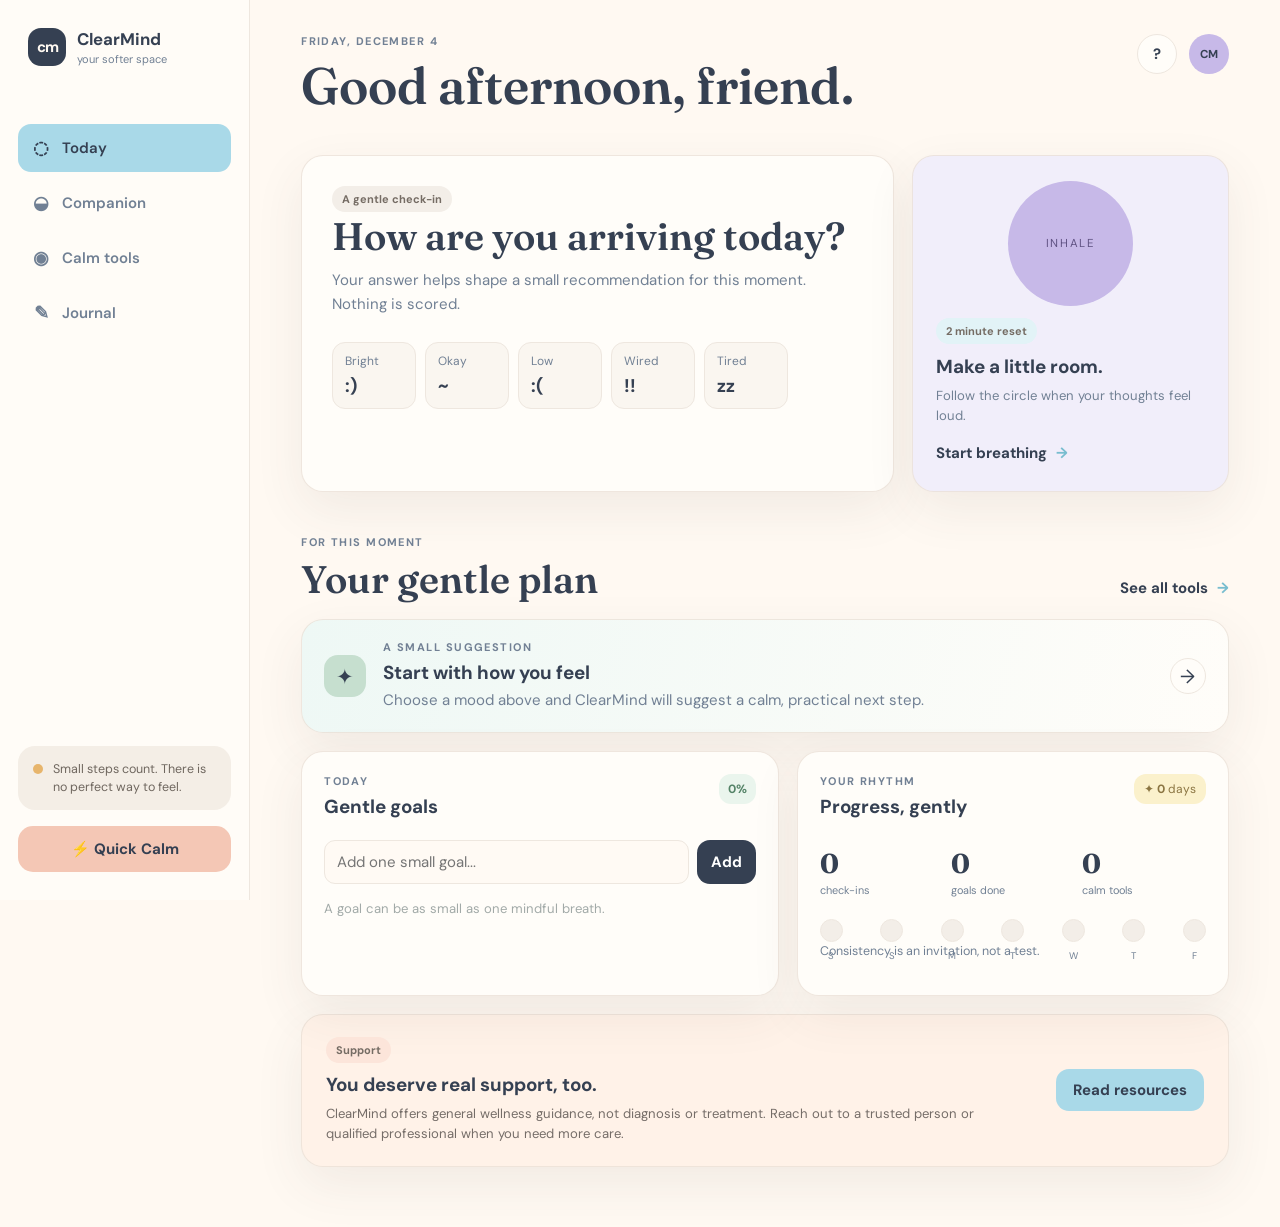
<file: index.html>
<!doctype html>
<html lang="en">
<head>
  <meta charset="utf-8">
  <meta name="viewport" content="width=device-width, initial-scale=1">
  <meta http-equiv="refresh" content="0; url=web/">
  <title>ClearMind</title>
</head>
<body>
  <p>Opening ClearMind...</p>
  <script>window.location.replace('web/');</script>
</body>
</html>
</file>
<file: web/styles.css>
@import url('https://fonts.googleapis.com/css2?family=DM+Sans:wght@400;500;600;700&family=Fraunces:opsz,wght@9..144,600&display=swap');

:root{--cream:#fff9f2;--paper:#fffdf9;--ink:#354052;--muted:#718094;--line:#eee7df;--blue:#a9d9e8;--blue-deep:#78bdcf;--lav:#c7b9e8;--yellow:#f5dea0;--peach:#f4c7b5;--pink:#e9b9c8;--green:#c6dfcf;--shadow:0 18px 50px rgba(74,65,63,.08);--radius:22px}
*{box-sizing:border-box}html{scroll-behavior:smooth}body{margin:0;background:var(--cream);color:var(--ink);font-family:'DM Sans',sans-serif;font-size:15px}button,input,textarea{font:inherit}button{cursor:pointer;border:0;color:inherit}button:focus-visible,input:focus-visible,textarea:focus-visible{outline:3px solid rgba(120,189,207,.45);outline-offset:2px}h1,h2,h3,p{margin-top:0}h1,h2,h3{letter-spacing:0}h1,h2{font-family:'Fraunces',serif;font-weight:600}h1{font-size:clamp(2rem,4vw,3.2rem);margin-bottom:0}h2{font-size:clamp(1.7rem,3vw,2.5rem);margin-bottom:8px}h3{font-size:1.18rem;margin-bottom:7px}.app-shell{display:flex;min-height:100vh}.sidebar{width:250px;flex:0 0 250px;border-right:1px solid var(--line);background:rgba(255,253,249,.72);padding:28px 18px;display:flex;flex-direction:column;position:sticky;top:0;height:100vh}.brand{display:flex;align-items:center;gap:11px;text-decoration:none;color:var(--ink);margin:0 10px 58px}.brand-mark{background:var(--ink);color:var(--cream);width:38px;height:38px;border-radius:13px;display:grid;place-items:center;font-weight:700;letter-spacing:-1px}.brand strong{display:block;font-size:1.05rem}.brand small{display:block;color:var(--muted);font-size:.69rem;margin-top:2px}.primary-nav{display:grid;gap:7px}.nav-item{background:transparent;text-align:left;padding:13px 14px;border-radius:13px;color:var(--muted);font-weight:600;transition:.2s;display:flex;align-items:center;gap:12px}.nav-item span{width:18px;text-align:center;font-size:1.1rem}.nav-item:hover,.nav-item.active{background:var(--blue);color:var(--ink)}.sidebar-note{margin-top:auto;background:#f4eee6;border-radius:17px;padding:14px 15px;display:flex;gap:10px;align-items:flex-start}.sidebar-note p{font-size:.78rem;line-height:1.45;margin:0;color:#6f675f}.sun-dot{width:10px;height:10px;border-radius:50%;background:#e7b56c;flex:0 0 auto;margin-top:4px}.quick-calm{background:var(--peach);border-radius:15px;padding:13px;font-weight:700;transition:.2s}.quick-calm:hover{background:#eaae98;transform:translateY(-2px)}.side-quick{margin-top:16px}.main-content{width:min(1180px,100%);padding:34px clamp(18px,4vw,58px) 60px}.topbar{display:flex;justify-content:space-between;align-items:flex-start;margin-bottom:38px}.eyebrow{text-transform:uppercase;letter-spacing:.13em;font-size:.69rem;color:var(--muted);font-weight:700;margin-bottom:6px}.header-actions{display:flex;gap:12px;align-items:center}.icon-button,.avatar{width:40px;height:40px;border-radius:50%;display:grid;place-items:center}.icon-button{background:var(--paper);border:1px solid var(--line);font-weight:700}.avatar{background:var(--lav);font-size:.72rem;font-weight:700}.view{display:none}.active-view{display:block}.welcome-grid{display:grid;grid-template-columns:minmax(0,1.5fr) minmax(240px,.8fr);gap:18px}.welcome-card,.breathing-orb-card,.panel,.recommendation-card,.support-strip,.tool-card,.chat-panel,.chat-aside{background:var(--paper);border:1px solid rgba(235,225,215,.8);box-shadow:var(--shadow);border-radius:var(--radius)}.welcome-card{padding:30px}.welcome-card h2{max-width:570px}.welcome-copy>p{color:var(--muted);max-width:570px;line-height:1.6}.soft-chip{display:inline-flex;padding:6px 10px;border-radius:30px;background:#f3eee8;color:#756c64;font-size:.69rem;font-weight:700}.blue-chip{background:#e2f3f7}.lavender-chip{background:#eee9fa}.yellow-chip{background:#fbf1cc}.peach-chip{background:#fce5da}.mood-picker{display:flex;flex-wrap:wrap;gap:9px;margin-top:26px}.mood-button{background:#faf6f0;border:1px solid var(--line);border-radius:13px;min-width:84px;padding:10px 12px;display:flex;flex-direction:column;align-items:flex-start;gap:5px;transition:.2s}.mood-button span{font-size:.75rem;color:var(--muted)}.mood-button b{font-size:1.15rem}.mood-button:hover,.mood-button.selected{border-color:var(--blue-deep);background:#eaf7f9;transform:translateY(-2px)}.checkin-followup{display:flex;align-items:center;gap:14px;margin-top:20px;padding-top:18px;border-top:1px solid var(--line);font-size:.82rem;color:var(--muted);flex-wrap:wrap}.checkin-followup input{accent-color:var(--blue-deep);flex:1;min-width:110px}.hidden{display:none!important}.primary-button,.secondary-button{border-radius:13px;padding:11px 17px;font-weight:700;transition:.2s}.primary-button{background:var(--ink);color:white}.primary-button:hover{background:#4d5d72;transform:translateY(-1px)}.secondary-button{background:var(--blue);color:var(--ink)}.secondary-button:hover{background:var(--blue-deep)}.small-button{padding:9px 14px}.breathing-orb-card{padding:23px;display:flex;flex-direction:column;justify-content:space-between;min-height:260px;background:#f1eefa}.breath-orb{width:125px;height:125px;margin:2px auto 12px;border-radius:50%;background:var(--lav);display:grid;place-items:center;color:#605383;font-size:.72rem;text-transform:uppercase;letter-spacing:.14em;animation:breathe 8s ease-in-out infinite}.breathing-orb-card h3{margin-top:10px}.breathing-orb-card p{font-size:.82rem;color:var(--muted);line-height:1.5}.text-button{background:transparent;color:var(--ink);padding:5px 0;font-weight:700;text-align:left}.text-button span{color:var(--blue-deep);padding-left:5px}.section-heading{display:flex;justify-content:space-between;align-items:end;margin:43px 0 16px}.section-heading h2{margin:0}.recommendation-card{padding:20px 22px;display:flex;align-items:center;gap:17px;background:linear-gradient(105deg,#eef8f5,#fffdf9)}.recommendation-icon{width:42px;height:42px;border-radius:14px;background:var(--green);display:grid;place-items:center;font-size:1.3rem;flex:0 0 auto}.recommendation-card h3{margin-bottom:4px}.recommendation-card p:not(.eyebrow){margin:0;color:var(--muted);line-height:1.5}.round-arrow{margin-left:auto;width:36px;height:36px;border-radius:50%;background:var(--paper);border:1px solid var(--line);font-size:1.2rem}.dashboard-grid{display:grid;grid-template-columns:1.05fr .95fr;gap:18px;margin-top:18px}.panel{padding:22px}.panel-heading{display:flex;justify-content:space-between;align-items:flex-start}.panel-heading h3{margin:0}.progress-ring{background:#eaf5ed;color:#548367;padding:7px 9px;border-radius:12px;font-size:.75rem;font-weight:700}.goal-form{display:flex;gap:8px;margin:21px 0 15px}.goal-form input,.journal-editor input,.journal-editor textarea,.chat-form input{border:1px solid var(--line);background:#fffaf4;border-radius:11px;padding:11px 12px;color:var(--ink);width:100%}.goal-list{display:grid;gap:6px}.goal-row{display:flex;align-items:center;gap:9px;padding:8px 0;border-bottom:1px solid #f2ece5;font-size:.86rem}.goal-row button{width:22px;height:22px;border-radius:50%;background:transparent;border:1px solid #c9d8ce;color:#699478}.goal-row.done{color:#91a099;text-decoration:line-through}.empty-state{color:#a2aaa8;font-size:.82rem;line-height:1.5}.streak-badge{background:#fbf1cc;padding:7px 10px;border-radius:12px;color:#8b7542;font-size:.75rem}.stats-row{display:grid;grid-template-columns:repeat(3,1fr);gap:8px;margin:27px 0 22px}.stats-row div{display:grid;gap:3px}.stats-row strong{font-family:'Fraunces',serif;font-size:1.7rem}.stats-row span{font-size:.68rem;color:var(--muted)}.week-dots{display:flex;justify-content:space-between;gap:5px}.week-dots span{width:23px;height:23px;border-radius:50%;background:#f3eee8;border:1px solid var(--line);position:relative}.week-dots span.active{background:var(--blue)}.week-dots span::after{content:attr(data-day);position:absolute;top:29px;left:50%;transform:translateX(-50%);font-size:.6rem;color:var(--muted)}.muted-copy{color:var(--muted);font-size:.78rem;line-height:1.5}.support-strip{margin-top:18px;padding:22px 24px;display:flex;justify-content:space-between;align-items:center;gap:20px;background:#fff2e8}.support-strip h3{margin-top:9px}.support-strip p{margin:0;color:#756d68;line-height:1.5;max-width:700px;font-size:.82rem}.page-intro{margin-bottom:28px}.page-intro p{max-width:640px;color:var(--muted);line-height:1.6}.chat-layout{display:grid;grid-template-columns:minmax(0,1fr) 250px;gap:18px}.chat-panel{padding:20px}.chat-messages{height:430px;overflow:auto;display:flex;flex-direction:column;gap:12px;padding:8px}.message{max-width:78%;padding:12px 14px;border-radius:16px;line-height:1.55;font-size:.88rem}.message.bot{background:#eef7f5;align-self:flex-start;border-bottom-left-radius:4px}.message.user{background:var(--lav);align-self:flex-end;border-bottom-right-radius:4px}.chat-form{display:flex;gap:8px;margin-top:12px}.chat-aside{padding:20px;background:#f4efe9;box-shadow:none}.chat-aside h3{margin-bottom:14px}.suggestion{display:block;text-align:left;width:100%;background:var(--paper);border-radius:10px;padding:10px;margin:7px 0;font-size:.78rem}.suggestion:hover{background:var(--blue)}.safety-note{margin-top:25px;border-top:1px solid #e3d9ce;padding-top:15px}.safety-note strong{font-size:.78rem}.safety-note p{font-size:.74rem;color:var(--muted);line-height:1.5;margin-top:5px}.tool-grid{display:grid;grid-template-columns:repeat(4,1fr);gap:14px}.tool-card{padding:17px;box-shadow:none}.featured-tool{grid-column:span 2;background:#edf8f7}.tool-visual{height:110px;border-radius:16px;display:grid;place-items:center;margin-bottom:16px}.breath-visual{background:var(--blue);color:#3b6671;font-family:'Fraunces',serif;font-size:1.35rem}.tool-symbol{height:90px;display:grid;place-items:center;background:#f7f0e4;border-radius:16px;margin-bottom:15px;font-family:'Fraunces',serif;font-size:1.4rem;color:#88745a}.tool-tag{font-size:.67rem;text-transform:uppercase;letter-spacing:.1em;color:var(--muted);font-weight:700}.tool-card h3{margin-top:8px}.tool-card p{font-size:.8rem;color:var(--muted);line-height:1.5;min-height:47px}.tool-card .secondary-button,.tool-card .primary-button{font-size:.76rem;padding:9px 11px}.music-heading{margin-top:40px}.music-grid{display:grid;grid-template-columns:repeat(4,1fr);gap:12px}.music-card{border-radius:18px;padding:16px;text-align:left;min-height:135px;position:relative;display:flex;flex-direction:column;align-items:flex-start;transition:.2s}.music-card:hover{transform:translateY(-3px);box-shadow:var(--shadow)}.music-card.rain{background:#dff2f4}.music-card.ocean{background:#dfe9f7}.music-card.night{background:#e9e3f4}.music-card.study{background:#fbefc8}.music-card span{font-size:.68rem;text-transform:uppercase;letter-spacing:.1em;opacity:.7}.music-card strong{margin-top:22px}.music-card small{margin-top:5px;opacity:.65}.music-card i{position:absolute;right:13px;bottom:13px;font-style:normal;background:rgba(255,255,255,.65);width:27px;height:27px;display:grid;place-items:center;border-radius:50%;font-size:.65rem}.now-playing{margin-top:12px;color:#56866c;font-weight:700}.journal-layout{display:grid;grid-template-columns:1fr 1fr;gap:18px}.journal-editor,.entries{box-shadow:none}.journal-editor{display:grid;gap:8px}.journal-editor label{font-size:.76rem;font-weight:700;color:var(--muted);margin-top:6px}.journal-editor textarea{resize:vertical;min-height:190px}.editor-actions{display:flex;align-items:center;gap:17px;margin-top:8px}.editor-actions .text-button{font-size:.76rem}.entries{min-height:390px}.entry-card{border-top:1px solid var(--line);padding:15px 0}.entry-card h4{margin:0 0 5px}.entry-card time{font-size:.68rem;color:var(--muted)}.entry-card p{font-size:.82rem;line-height:1.5;margin:9px 0 0;color:#657180;white-space:pre-wrap}.modal{position:fixed;inset:0;background:rgba(53,64,82,.3);display:grid;place-items:center;padding:18px;z-index:4}.modal-card{background:var(--paper);border-radius:25px;padding:31px;max-width:450px;width:100%;position:relative;box-shadow:0 25px 80px rgba(53,64,82,.2)}.modal-close{position:absolute;right:17px;top:14px;background:transparent;font-size:1.6rem;color:var(--muted)}.modal-card h2{margin-top:18px}.modal-card p{color:var(--muted);line-height:1.6}.modal-timer{font-family:'Fraunces',serif;font-size:3.4rem;text-align:center;padding:27px 0;color:#628b91}.modal-progress{height:7px;background:#f1ece5;border-radius:20px;overflow:hidden}.modal-progress span{display:block;height:100%;width:0;background:var(--blue-deep);transition:width .4s}.modal-card .primary-button{margin-top:23px;width:100%}.toast{position:fixed;bottom:24px;left:50%;transform:translate(-50%,20px);background:var(--ink);color:#fff;padding:12px 18px;border-radius:13px;font-size:.8rem;opacity:0;pointer-events:none;transition:.25s;z-index:5}.toast.show{opacity:1;transform:translate(-50%,0)}
@keyframes breathe{0%,100%{transform:scale(.88);opacity:.75}50%{transform:scale(1.05);opacity:1}}
@media(max-width:900px){.sidebar{width:205px;flex-basis:205px}.tool-grid{grid-template-columns:repeat(2,1fr)}.music-grid{grid-template-columns:repeat(2,1fr)}}
@media(max-width:680px){body{font-size:14px}.app-shell{display:block}.sidebar{width:100%;height:auto;position:sticky;top:0;z-index:3;padding:11px 14px;border-right:0;border-bottom:1px solid var(--line);display:block;background:rgba(255,253,249,.94);backdrop-filter:blur(14px)}.brand{margin:0 0 10px}.brand-mark{width:32px;height:32px}.sidebar-note,.side-quick{display:none}.primary-nav{display:flex;gap:3px;justify-content:space-between}.nav-item{padding:8px 9px;font-size:.72rem;display:flex;flex-direction:column;gap:2px;flex:1;text-align:center}.nav-item span{font-size:.9rem}.main-content{padding:24px 14px 38px}.topbar{margin-bottom:27px}.header-actions{gap:7px}.welcome-grid,.dashboard-grid,.chat-layout,.journal-layout{grid-template-columns:1fr}.welcome-card{padding:22px}.breathing-orb-card{min-height:235px}.section-heading{margin-top:32px;align-items:flex-start;gap:12px}.section-heading .text-button{font-size:.73rem}.support-strip{display:block}.support-strip .secondary-button{margin-top:15px}.tool-grid,.music-grid{grid-template-columns:1fr 1fr;gap:9px}.featured-tool{grid-column:span 2}.tool-card{padding:13px}.tool-card p{min-height:auto}.chat-messages{height:54vh}.chat-aside{display:none}.editor-actions{flex-wrap:wrap}.checkin-followup{align-items:flex-start;flex-direction:column}.checkin-followup input{width:100%}}
@media(max-width:390px){.tool-grid,.music-grid{grid-template-columns:1fr}.featured-tool{grid-column:span 1}.mood-button{min-width:70px}.welcome-card{padding:18px}}
.music-card.playing{outline:3px solid var(--blue-deep);outline-offset:2px;transform:translateY(-3px)}
.music-card.playing i{background:var(--ink);color:#fff}
.chat-toolbar{display:flex;justify-content:space-between;align-items:center;padding:0 8px 12px;border-bottom:1px solid var(--line);margin-bottom:8px}.chat-status{font-size:.72rem;color:#6b8e79;font-weight:700}.chat-status i{display:inline-block;width:7px;height:7px;border-radius:50%;background:#8bc39b;margin-right:6px}.chat-toolbar .text-button{font-size:.72rem;color:var(--muted)}.chat-helper{display:flex;justify-content:space-between;color:#a0a7ae;font-size:.68rem;padding:7px 3px 0}.typing-indicator{display:flex;gap:4px;margin:0 0 7px 9px;height:14px;align-items:center}.typing-indicator span{width:5px;height:5px;border-radius:50%;background:var(--blue-deep);animation:typing 1s infinite ease-in-out}.typing-indicator span:nth-child(2){animation-delay:.15s}.typing-indicator span:nth-child(3){animation-delay:.3s}@keyframes typing{0%,60%,100%{opacity:.35;transform:translateY(0)}30%{opacity:1;transform:translateY(-3px)}}
</file>
